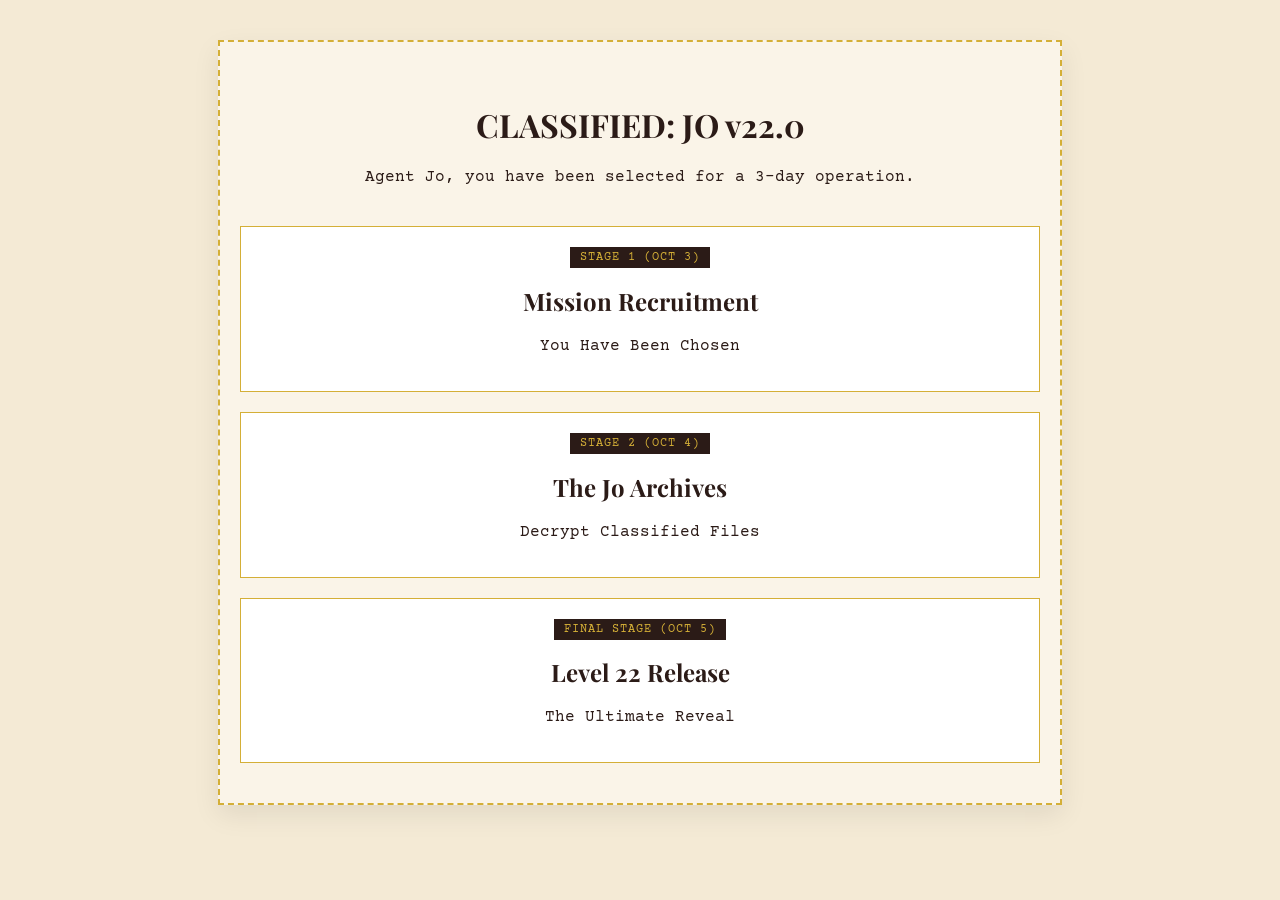
<file: index.html>
<!DOCTYPE html>
<html lang="en">
<head>
  <meta charset="UTF-8">
  <meta name="viewport" content="width=device-width, initial-scale=1.0">
  <title>JO v22.0: Mission Control</title>
  <link rel="stylesheet" href="style.css">
</head>
<body>
  <div class="portal-container">
    <h1 id="portal-title" style="cursor: pointer;" title="Double-click for preview mode">CLASSIFIED: JO v22.0</h1>
    <p class="subtitle">Agent Jo, you have been selected for a 3-day operation.</p>

    <div class="cards-grid">
      <div class="card" onclick="openDay('2026-10-03', 'day1.html')">
        <span class="badge">STAGE 1 (Oct 3)</span>
        <h2>Mission Recruitment</h2>
        <p>You Have Been Chosen</p>
      </div>

      <div class="card" onclick="openDay('2026-10-04', 'day2.html')">
        <span class="badge">STAGE 2 (Oct 4)</span>
        <h2>The Jo Archives</h2>
        <p>Decrypt Classified Files</p>
      </div>

      <div class="card" onclick="openDay('2026-10-05', 'day3.html')">
        <span class="badge">FINAL STAGE (Oct 5)</span>
        <h2>Level 22 Release</h2>
        <p>The Ultimate Reveal</p>
      </div>
    </div>
  </div>

  <script>
    const isPreview = new URLSearchParams(window.location.search).get('preview') === 'true';

    document.getElementById('portal-title').addEventListener('dblclick', () => {
      window.location.href = window.location.pathname + '?preview=true';
    });

    function openDay(targetDateStr, pageUrl) {
      const targetDate = new Date(targetDateStr + "T00:00:00");
      const now = new Date();

      if (isPreview || now >= targetDate) {
        window.location.href = pageUrl + (isPreview ? '?preview=true' : '');
      } else {
        alert("🔒 ACCESS DENIED, AGENT JO!\n\nThis mission phase unlocks on " + targetDate.toLocaleDateString() + ". Return then!");
      }
    }
  </script>
</body>
</html>
</file>
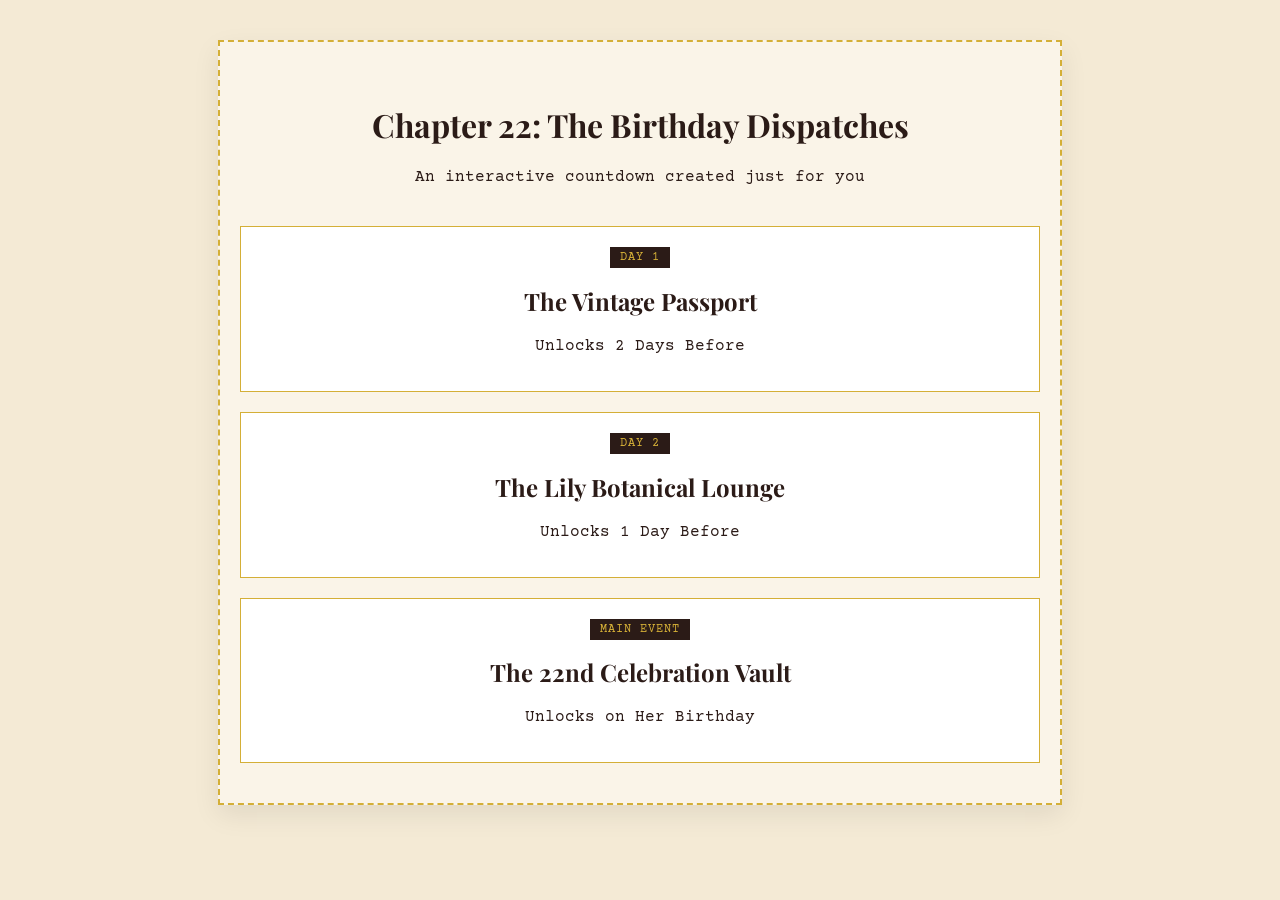
<file: 3 days index.html>
<!DOCTYPE html>
<html lang="en">
<head>
  <meta charset="UTF-8">
  <meta name="viewport" content="width=device-width, initial-scale=1.0">
  <title>A Vintage Celebration</title>
  <link rel="stylesheet" href="style.css">
</head>
<body>
  <div class="portal-container">
    <h1>Chapter 22: The Birthday Dispatches</h1>
    <p class="subtitle">An interactive countdown created just for you</p>

    <div class="cards-grid">
      <!-- Change the dates in openDay('YYYY-MM-DD', ...) to her actual birthday dates! -->
      <div class="card" onclick="openDay('2026-10-10', 'day1.html')">
        <span class="badge">Day 1</span>
        <h2>The Vintage Passport</h2>
        <p>Unlocks 2 Days Before</p>
      </div>

      <div class="card" onclick="openDay('2026-10-11', 'day2.html')">
        <span class="badge">Day 2</span>
        <h2>The Lily Botanical Lounge</h2>
        <p>Unlocks 1 Day Before</p>
      </div>

      <div class="card" onclick="openDay('2026-10-12', 'day3.html')">
        <span class="badge">Main Event</span>
        <h2>The 22nd Celebration Vault</h2>
        <p>Unlocks on Her Birthday</p>
      </div>
    </div>
  </div>

  <script>
    function openDay(targetDateStr, pageUrl) {
      const targetDate = new Date(targetDateStr + "T00:00:00");
      const now = new Date();

      if (now >= targetDate) {
        window.location.href = pageUrl;
      } else {
        alert("Patience! This vintage dispatch doesn't open until " + targetDate.toLocaleDateString());
      }
    }
  </script>
</body>
</html>
</file>
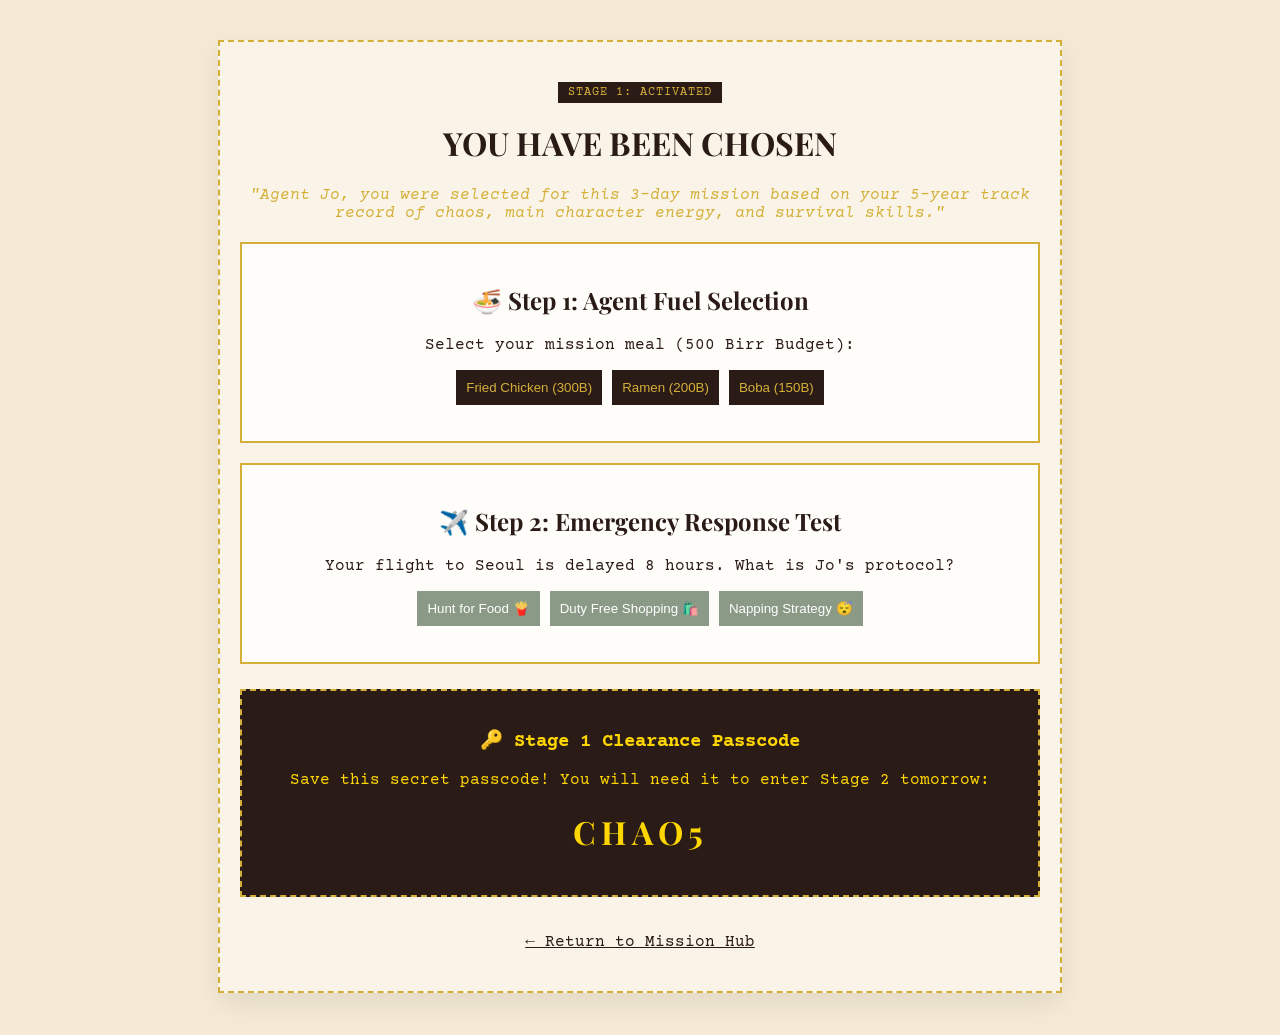
<file: day1.html>
<!DOCTYPE html>
<html lang="en">
<head>
  <meta charset="UTF-8">
  <meta name="viewport" content="width=device-width, initial-scale=1.0">
  <title>Stage 1: Recruitment</title>
  <link rel="stylesheet" href="style.css">
</head>
<body>
  <div class="portal-container">
    <span class="badge">STAGE 1: ACTIVATED</span>
    <h1>YOU HAVE BEEN CHOSEN</h1>
    <p class="subtitle" style="color: #D4AF37; font-style: italic;">
      "Agent Jo, you were selected for this 3-day mission based on your 5-year track record of chaos, main character energy, and survival skills."
    </p>

    <div style="border: 2px solid #D4AF37; padding: 20px; background: #FFFDF9; margin-top: 20px;">
      <h2>🍜 Step 1: Agent Fuel Selection</h2>
      <p>Select your mission meal (500 Birr Budget):</p>
      <div style="display: flex; gap: 10px; justify-content: center; flex-wrap: wrap;">
        <button onclick="addFood('Korean Fried Chicken 🍗', 300)" style="padding: 10px; background: #2B1B17; color: #D4AF37; border: none; cursor: pointer;">Fried Chicken (300B)</button>
        <button onclick="addFood('Ramen 🍜', 200)" style="padding: 10px; background: #2B1B17; color: #D4AF37; border: none; cursor: pointer;">Ramen (200B)</button>
        <button onclick="addFood('Boba 🧋', 150)" style="padding: 10px; background: #2B1B17; color: #D4AF37; border: none; cursor: pointer;">Boba (150B)</button>
      </div>
      <p id="food-summary" style="margin-top: 15px; font-weight: bold; color: #2B1B17;"></p>
    </div>

    <div style="border: 2px solid #D4AF37; padding: 20px; background: #FFFDF9; margin-top: 20px;">
      <h2>✈️ Step 2: Emergency Response Test</h2>
      <p>Your flight to Seoul is delayed 8 hours. What is Jo's protocol?</p>
      <div style="display: flex; gap: 10px; justify-content: center; flex-wrap: wrap;">
        <button onclick="travelChoice('A')" style="padding: 10px; background: #8A9A86; color: white; border: none; cursor: pointer;">Hunt for Food 🍟</button>
        <button onclick="travelChoice('B')" style="padding: 10px; background: #8A9A86; color: white; border: none; cursor: pointer;">Duty Free Shopping 🛍️</button>
        <button onclick="travelChoice('C')" style="padding: 10px; background: #8A9A86; color: white; border: none; cursor: pointer;">Napping Strategy 😴</button>
      </div>
      <p id="travel-result" style="margin-top: 15px; font-style: italic;"></p>
    </div>

    <div style="border: 2px dashed #D4AF37; padding: 20px; background: #2B1B17; color: #FFD700; margin-top: 25px;">
      <h3>🔑 Stage 1 Clearance Passcode</h3>
      <p>Save this secret passcode! You will need it to enter Stage 2 tomorrow:</p>
      <h1 style="letter-spacing: 5px; color: #FFD700;">CHAO5</h1>
    </div>

    <br><br>
    <a href="index.html" style="color: #2B1B17; text-decoration: underline;">&larr; Return to Mission Hub</a>
  </div>

  <script>
    let budget = 500;
    let items = [];

    function addFood(item, cost) {
      if (budget >= cost) {
        budget -= cost;
        items.push(item);
        document.getElementById('food-summary').innerText = "Chosen: " + items.join(", ") + " | Remaining: " + budget + "B";
      } else {
        alert("Budget exceeded! 😭");
      }
    }

    function travelChoice(type) {
      const responses = {
        'A': "Verified: Food intake is vital for mission success.",
        'B': "Main character energy confirmed!",
        'C': "Resting up for Level 22 chaos."
      };
      document.getElementById('travel-result').innerText = responses[type];
    }
  </script>
</body>
</html>
</file>
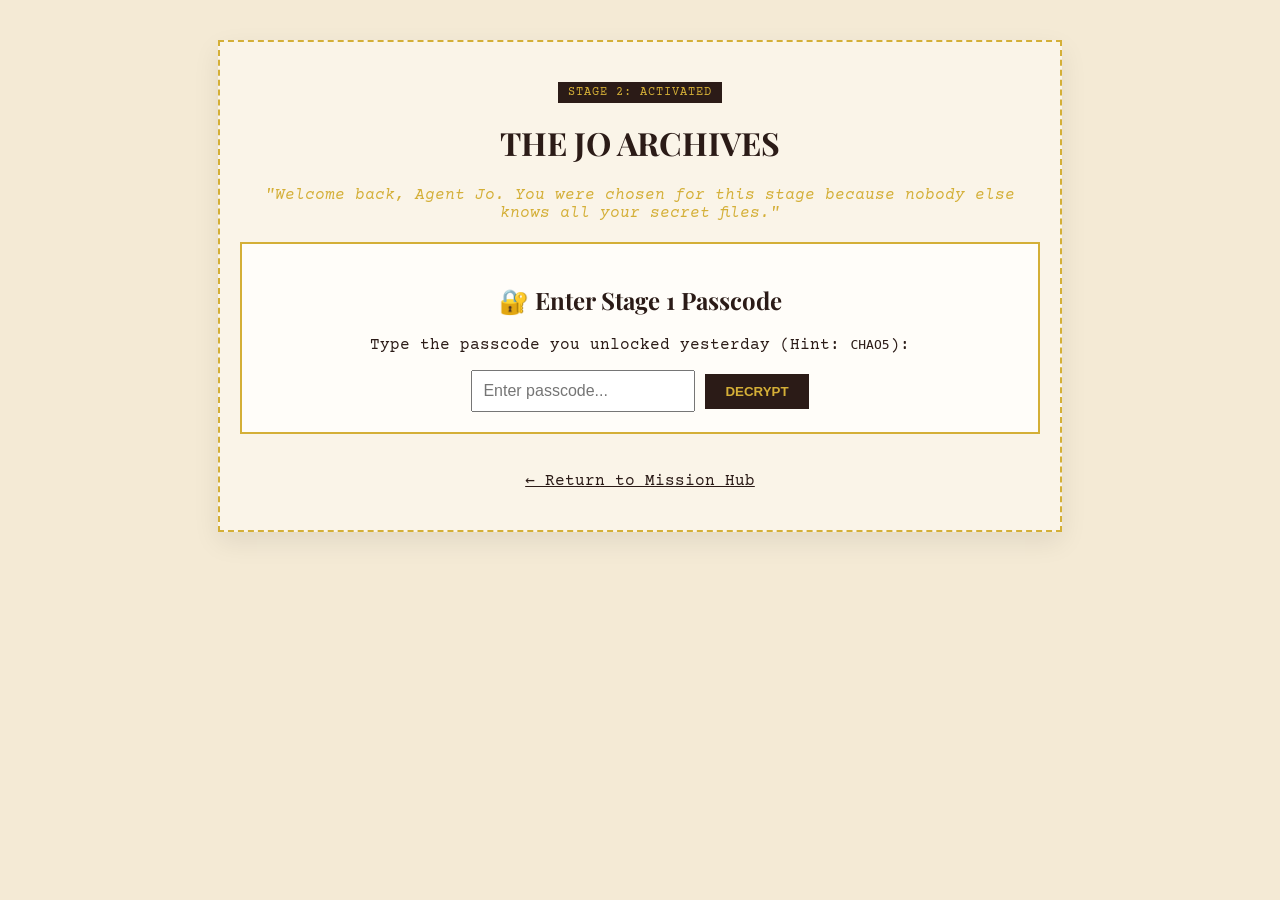
<file: day2.html>
<!DOCTYPE html>
<html lang="en">
<head>
  <meta charset="UTF-8">
  <meta name="viewport" content="width=device-width, initial-scale=1.0">
  <title>Stage 2: The Archives</title>
  <link rel="stylesheet" href="style.css">
</head>
<body>
  <div class="portal-container">
    <span class="badge">STAGE 2: ACTIVATED</span>
    <h1>THE JO ARCHIVES</h1>
    <p class="subtitle" style="color: #D4AF37; font-style: italic;">
      "Welcome back, Agent Jo. You were chosen for this stage because nobody else knows all your secret files."
    </p>

    <div style="border: 2px solid #D4AF37; padding: 20px; background: #FFFDF9; margin-top: 20px;">
      <h2>🔐 Enter Stage 1 Passcode</h2>
      <p>Type the passcode you unlocked yesterday (Hint: <code>CHAO5</code>):</p>
      
      <input type="text" id="pass-input" placeholder="Enter passcode..." style="padding: 10px; font-size: 16px;">
      <button onclick="checkPass()" style="padding: 10px 20px; background: #2B1B17; color: #D4AF37; border: none; cursor: pointer; font-weight: bold;">DECRYPT</button>

      <div id="vault-content" style="display: none; margin-top: 20px; text-align: left; background: #F4EAD5; padding: 15px; border-left: 4px solid #D4AF37;">
        <h3 style="color: #2B1B17;">🔓 ACCESS GRANTED: FILE 002 UNLOCKED</h3>
        <p><strong>Field Report:</strong> Almost 5 years of friendship recorded. Subject exhibits 100% loyalty and top-tier humor.</p>
        
        <div style="background: #2B1B17; color: #FFD700; padding: 15px; margin-top: 10px; border-radius: 5px;">
          💬 <em>"Get ready... at midnight tonight, the ultimate Level 22 Vault opens for your actual birthday!"</em>
        </div>
      </div>
    </div>

    <br><br>
    <a href="index.html" style="color: #2B1B17; text-decoration: underline;">&larr; Return to Mission Hub</a>
  </div>

  <script>
    function checkPass() {
      const input = document.getElementById('pass-input').value.trim().toUpperCase();
      if (input === 'CHAO5' || input === '22') {
        document.getElementById('vault-content').style.display = 'block';
      } else {
        alert("Access Denied! Double check your passcode from yesterday or try 'CHAO5'.");
      }
    }
  </script>
</body>
</html>
</file>
<file: style.css>
@import url('https://fonts.googleapis.com/css2?family=Courier+Prime:ital,wght@0,400;0,700;1,400&family=Playfair+Display:ital,wght@0,600;1,400&display=swap');

body {
  background-color: #F4EAD5;
  color: #2B1B17;
  font-family: 'Courier Prime', monospace;
  margin: 0;
  padding: 40px 20px;
  text-align: center;
}

h1, h2 {
  font-family: 'Playfair Display', serif;
  color: #2B1B17;
}

.portal-container {
  max-width: 800px;
  margin: 0 auto;
  border: 2px dashed #D4AF37;
  padding: 40px 20px;
  background-color: #FAF4E8;
  box-shadow: 0 10px 25px rgba(0,0,0,0.08);
}

.cards-grid {
  display: flex;
  flex-direction: column;
  gap: 20px;
  margin-top: 40px;
}

.card {
  background: #FFFFFF;
  border: 1px solid #D4AF37;
  padding: 20px;
  cursor: pointer;
  transition: transform 0.2s ease, box-shadow 0.2s ease;
  position: relative;
}

.card:hover {
  transform: translateY(-3px);
  box-shadow: 0 6px 15px rgba(212, 175, 55, 0.3);
}

.badge {
  background: #2B1B17;
  color: #D4AF37;
  padding: 4px 10px;
  font-size: 12px;
  text-transform: uppercase;
  letter-spacing: 1px;
}
</file>
